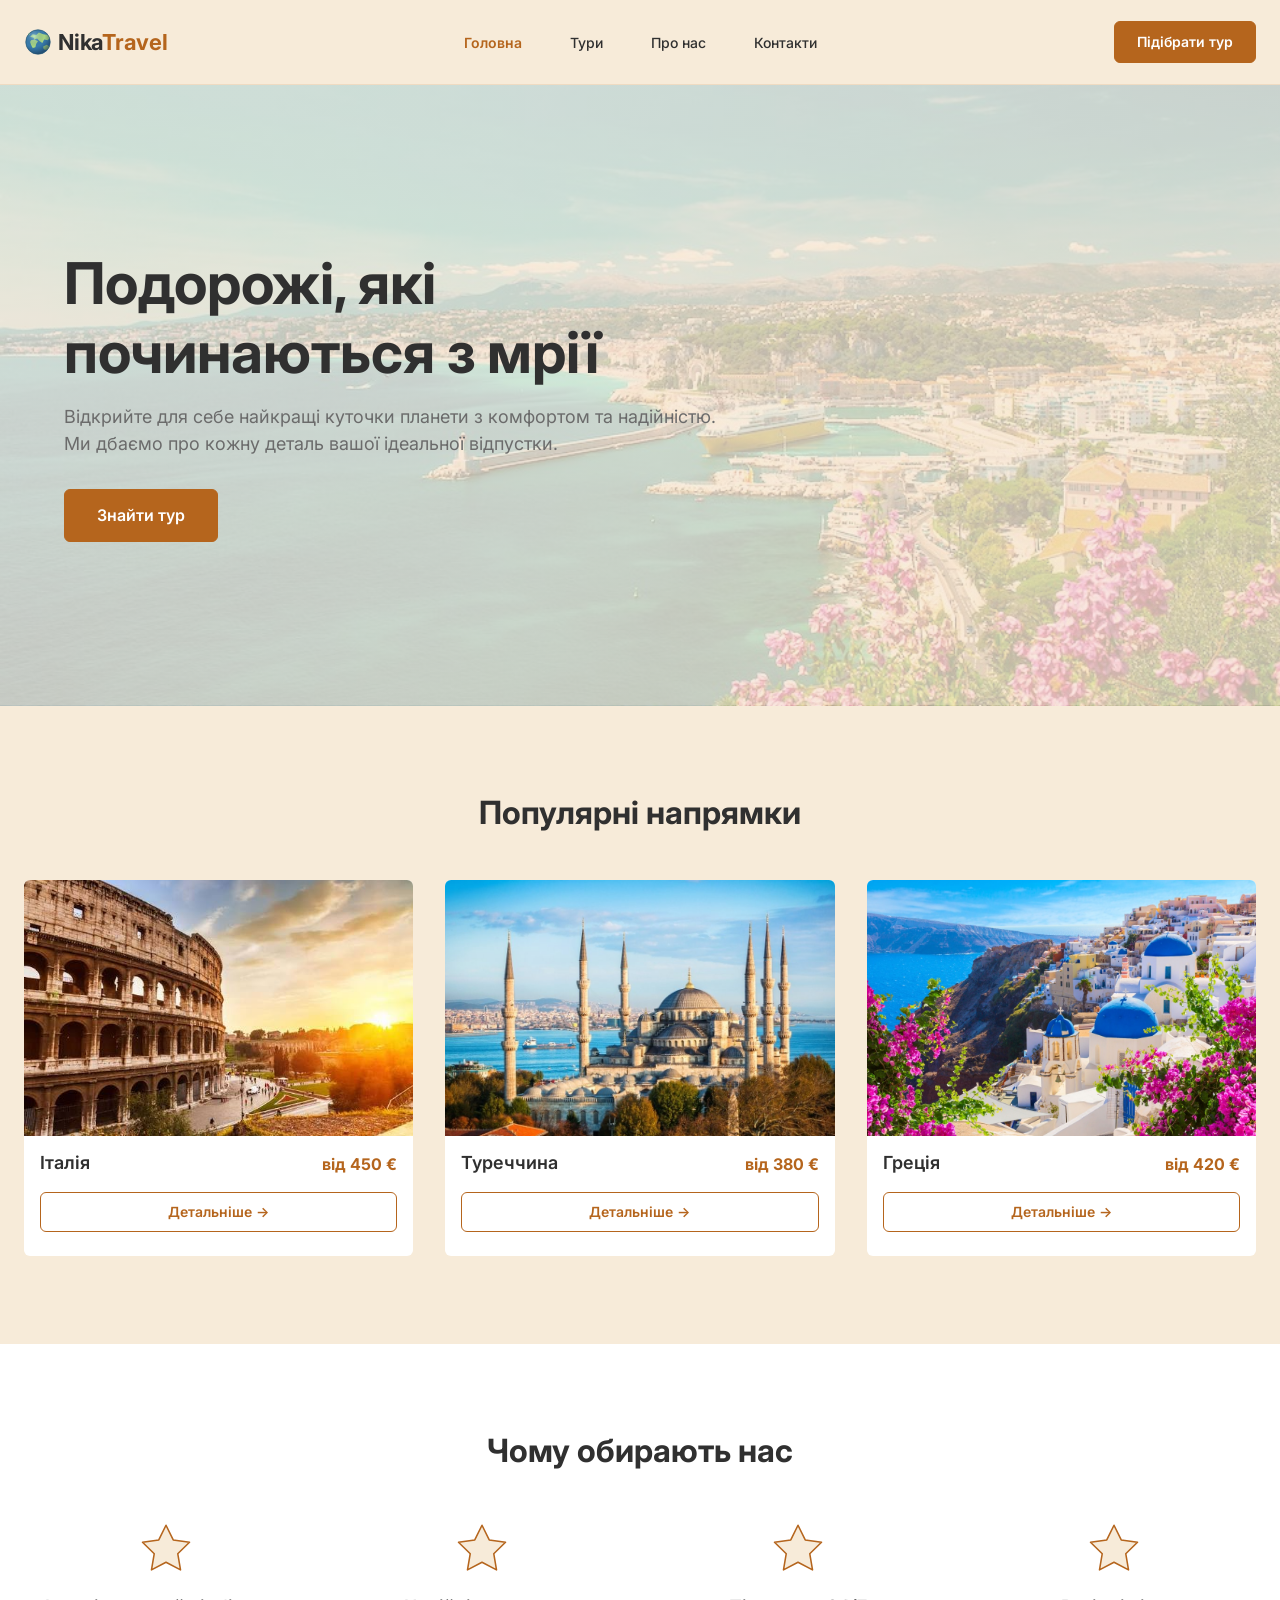
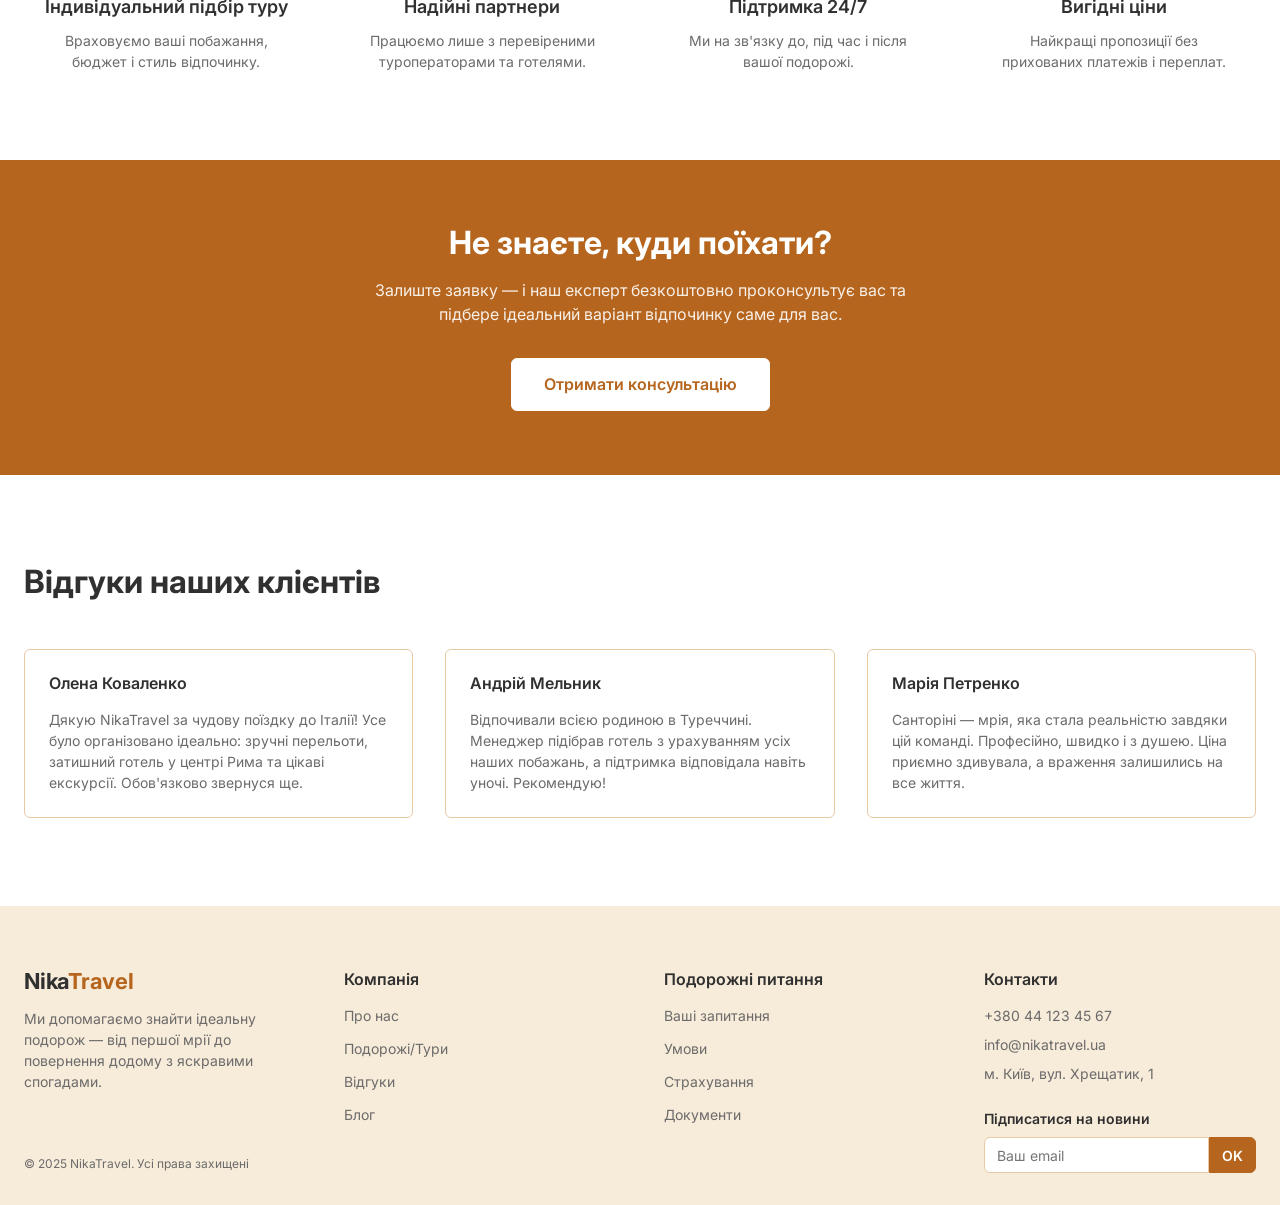
<file: index.html>
<!DOCTYPE html>
<html lang="uk">
<head>
  <meta charset="UTF-8">
  <meta name="viewport" content="width=device-width, initial-scale=1">
  <meta name="description" content="NikaTravel — туристична агенція. Індивідуальний підбір турів, надійні партнери, підтримка 24/7.">
  <title>NikaTravel — Подорожі, які починаються з мрії</title>
  <link rel="preconnect" href="https://fonts.googleapis.com">
  <link rel="preconnect" href="https://fonts.gstatic.com" crossorigin>
  <link rel="stylesheet" href="https://fonts.googleapis.com/css2?family=Inter:wght@400;500;600;700&display=swap">
  <link rel="stylesheet" href="css/reset.css">
  <link rel="stylesheet" href="css/variables.css">
  <link rel="stylesheet" href="css/base.css">
  <link rel="stylesheet" href="css/components.css">
  <link rel="stylesheet" href="css/pages.css">
  <link rel="stylesheet" href="css/mobile.css?v=7">
  <script src="js/main.js" defer></script>
</head>
<body>

  <!-- ==================== HEADER ==================== -->
  <header class="header">
    <input class="nav-toggle visually-hidden" id="nav-toggle" type="checkbox" aria-label="Відкрити меню" aria-controls="mobile-nav">
    <div class="container header__inner">
      <label class="burger" for="nav-toggle" aria-hidden="true">
        <svg class="burger__icon burger__icon--open" width="24" height="24" viewBox="0 0 24 24" fill="none" stroke="currentColor" stroke-width="2" stroke-linecap="round"><path d="M3 6h18M3 12h18M3 18h18"/></svg>
        <svg class="burger__icon burger__icon--close" width="24" height="24" viewBox="0 0 24 24" fill="none" stroke="currentColor" stroke-width="2" stroke-linecap="round"><path d="M5 5l14 14M19 5L5 19"/></svg>
      </label>
      <a href="index.html" class="logo" aria-label="NikaTravel — на головну">
        <img class="logo__globe" src="images/globe.svg" alt="" width="28" height="28">
        <span>Nika<span class="logo__accent">Travel</span></span>
      </a>
      <nav class="nav" aria-label="Головна навігація">
        <ul class="nav__list">
          <li><a class="nav__link nav__link--active" href="index.html" aria-current="page">Головна</a></li>
          <li><a class="nav__link" href="tours.html">Тури</a></li>
          <li><a class="nav__link" href="about.html">Про нас</a></li>
          <li><a class="nav__link" href="contacts.html">Контакти</a></li>
        </ul>
      </nav>
      <a href="contacts.html" class="btn btn--primary header__cta">Підібрати тур</a>
    </div>
    <nav class="mobile-nav" id="mobile-nav" aria-label="Мобільна навігація">
      <ul class="mobile-nav__list">
        <li><a class="mobile-nav__link mobile-nav__link--active" href="index.html" aria-current="page">Головна</a></li>
        <li><a class="mobile-nav__link" href="tours.html">Тури</a></li>
        <li><a class="mobile-nav__link" href="about.html">Про нас</a></li>
        <li><a class="mobile-nav__link" href="contacts.html">Контакти</a></li>
      </ul>
    </nav>
  </header>


  <main>

    <!-- ==================== HERO ==================== -->
    <section class="hero" aria-labelledby="hero-title">
      <div class="container">
        <div class="hero__content">
          <h1 class="hero__title" id="hero-title">Подорожі, які<br class="hero__title-break"> <span class="hero__title-line">починаються з<br class="hero__title-phone-break"> мрії</span></h1>
          <p class="hero__text">Відкрийте для себе найкращі куточки планети з комфортом та надійністю. Ми дбаємо про кожну деталь вашої ідеальної відпустки.</p>
          <a href="tours.html" class="btn btn--primary btn--lg">Знайти тур</a>
        </div>
      </div>
    </section>

    <!-- ==================== ПОПУЛЯРНІ НАПРЯМКИ ==================== -->
    <section class="section section--cream popular-destinations" aria-labelledby="popular-title">
      <div class="container">
        <h2 class="section__title" id="popular-title">Популярні напрямки</h2>
        <div class="tour-grid">

          <article class="tour-card">
            <figure class="tour-card__media">
              <img class="tour-card__img" src="images/rome.jpg" alt="Колізей у Римі на тлі блакитного неба" width="379" height="170" loading="lazy">
            </figure>
            <div class="tour-card__body">
              <div class="tour-card__head">
                <h3 class="tour-card__title">Італія</h3>
                <p class="tour-card__price">від 450 €</p>
              </div>
              <a href="tours.html?country=it" class="btn btn--outline btn--block tour-card__btn">Детальніше →</a>
            </div>
          </article>

          <article class="tour-card">
            <figure class="tour-card__media">
              <img class="tour-card__img" src="images/turkey.jpg" alt="Блакитна мечеть у Стамбулі" width="379" height="170" loading="lazy">
            </figure>
            <div class="tour-card__body">
              <div class="tour-card__head">
                <h3 class="tour-card__title">Туреччина</h3>
                <p class="tour-card__price">від 380 €</p>
              </div>
              <a href="tours.html?country=tr" class="btn btn--outline btn--block tour-card__btn">Детальніше →</a>
            </div>
          </article>

          <article class="tour-card">
            <figure class="tour-card__media">
              <img class="tour-card__img" src="images/santorini.jpg" alt="Білі будиночки та сині куполи Санторіні" width="379" height="170" loading="lazy">
            </figure>
            <div class="tour-card__body">
              <div class="tour-card__head">
                <h3 class="tour-card__title">Греція</h3>
                <p class="tour-card__price">від 420 €</p>
              </div>
              <a href="tours.html?country=gr" class="btn btn--outline btn--block tour-card__btn">Детальніше →</a>
            </div>
          </article>

        </div>
      </div>
    </section>

    <!-- ==================== ЧОМУ ОБИРАЮТЬ НАС ==================== -->
    <section class="section" aria-labelledby="why-title">
      <div class="container">
        <h2 class="section__title" id="why-title">Чому обирають нас</h2>
        <ul class="features">
          <li class="feature">
            <span class="feature__icon" aria-hidden="true">
              <svg width="28" height="28" viewBox="0 0 24 24" fill="none" stroke="currentColor" stroke-width="1.6" stroke-linejoin="round"><path d="M12 2.8l2.8 5.7 6.3.9-4.55 4.43 1.07 6.27L12 17.14l-5.62 2.96 1.07-6.27L2.9 9.4l6.3-.9L12 2.8z"/></svg>
            </span>
            <h3 class="feature__title">Індивідуальний підбір туру</h3>
            <p class="feature__text">Враховуємо ваші побажання, бюджет і стиль відпочинку.</p>
          </li>
          <li class="feature">
            <span class="feature__icon" aria-hidden="true">
              <svg width="28" height="28" viewBox="0 0 24 24" fill="none" stroke="currentColor" stroke-width="1.6" stroke-linejoin="round"><path d="M12 2.8l2.8 5.7 6.3.9-4.55 4.43 1.07 6.27L12 17.14l-5.62 2.96 1.07-6.27L2.9 9.4l6.3-.9L12 2.8z"/></svg>
            </span>
            <h3 class="feature__title">Надійні партнери</h3>
            <p class="feature__text">Працюємо лише з перевіреними туроператорами та готелями.</p>
          </li>
          <li class="feature">
            <span class="feature__icon" aria-hidden="true">
              <svg width="28" height="28" viewBox="0 0 24 24" fill="none" stroke="currentColor" stroke-width="1.6" stroke-linejoin="round"><path d="M12 2.8l2.8 5.7 6.3.9-4.55 4.43 1.07 6.27L12 17.14l-5.62 2.96 1.07-6.27L2.9 9.4l6.3-.9L12 2.8z"/></svg>
            </span>
            <h3 class="feature__title">Підтримка 24/7</h3>
            <p class="feature__text">Ми на зв'язку до, під час і після вашої подорожі.</p>
          </li>
          <li class="feature">
            <span class="feature__icon" aria-hidden="true">
              <svg width="28" height="28" viewBox="0 0 24 24" fill="none" stroke="currentColor" stroke-width="1.6" stroke-linejoin="round"><path d="M12 2.8l2.8 5.7 6.3.9-4.55 4.43 1.07 6.27L12 17.14l-5.62 2.96 1.07-6.27L2.9 9.4l6.3-.9L12 2.8z"/></svg>
            </span>
            <h3 class="feature__title">Вигідні ціни</h3>
            <p class="feature__text">Найкращі пропозиції без прихованих платежів і переплат.</p>
          </li>
        </ul>
      </div>
    </section>

    <!-- ==================== CTA ==================== -->
    <section class="cta" aria-labelledby="cta-title">
      <div class="container">
        <h2 class="cta__title" id="cta-title">Не знаєте, куди поїхати?</h2>
        <p class="cta__text">Залиште заявку — і наш експерт безкоштовно проконсультує вас та підбере ідеальний варіант відпочинку саме для вас.</p>
        <a href="contacts.html" class="btn btn--white btn--lg">Отримати консультацію</a>
      </div>
    </section>

    <!-- ==================== ВІДГУКИ ==================== -->
    <section class="section" aria-labelledby="reviews-title">
      <div class="container">
        <h2 class="section__title" id="reviews-title">Відгуки наших клієнтів</h2>
        <div class="reviews">

          <article class="review">
            <header class="review__head">
              <div>
                <h3 class="review__name">Олена Коваленко</h3>
              </div>
            </header>
            <p class="review__text">Дякую NikaTravel за чудову поїздку до Італії! Усе було організовано ідеально: зручні перельоти, затишний готель у центрі Рима та цікаві екскурсії. Обов'язково звернуся ще.</p>
          </article>

          <article class="review">
            <header class="review__head">
              <div>
                <h3 class="review__name">Андрій Мельник</h3>
              </div>
            </header>
            <p class="review__text">Відпочивали всією родиною в Туреччині. Менеджер підібрав готель з урахуванням усіх наших побажань, а підтримка відповідала навіть уночі. Рекомендую!</p>
          </article>

          <article class="review">
            <header class="review__head">
              <div>
                <h3 class="review__name">Марія Петренко</h3>
              </div>
            </header>
            <p class="review__text">Санторіні — мрія, яка стала реальністю завдяки цій команді. Професійно, швидко і з душею. Ціна приємно здивувала, а враження залишились на все життя.</p>
          </article>

        </div>
      </div>
    </section>

  </main>

  <!-- ==================== FOOTER ==================== -->
  <footer class="footer">
    <div class="container footer__grid">
      <div class="footer__about">
        <a href="index.html" class="logo" aria-label="NikaTravel — на головну">Nika<span class="logo__accent">Travel</span></a>
        <p class="footer__text">Ми допомагаємо знайти ідеальну подорож — від першої мрії до повернення додому з яскравими спогадами.</p>
        <p class="footer__copy">© 2025 NikaTravel. Усі права захищені</p>
      </div>
      <nav aria-label="Компанія">
        <h2 class="footer__title">Компанія</h2>
        <ul class="footer__list">
          <li><a class="footer__link" href="about.html">Про нас</a></li>
          <li><a class="footer__link" href="tours.html">Подорожі/Тури</a></li>
          <li><a class="footer__link" href="index.html#reviews-title">Відгуки</a></li>
          <li><a class="footer__link" href="#">Блог</a></li>
        </ul>
      </nav>
      <nav aria-label="Подорожні питання">
        <h2 class="footer__title">Подорожні питання</h2>
        <ul class="footer__list">
          <li><a class="footer__link" href="#">Ваші запитання</a></li>
          <li><a class="footer__link" href="#">Умови</a></li>
          <li><a class="footer__link" href="#">Страхування</a></li>
          <li><a class="footer__link" href="#">Документи</a></li>
        </ul>
      </nav>
      <div>
        <h2 class="footer__title">Контакти</h2>
        <address class="footer__contacts">
          <a class="footer__link" href="tel:+380441234567">+380 44 123 45 67</a>
          <a class="footer__link" href="mailto:info@nikatravel.ua">info@nikatravel.ua</a>
          <span>м. Київ, вул. Хрещатик, 1</span>
        </address>
        <form class="footer__subscribe" id="subscribe-form" action="#" method="post" novalidate>
          <p class="footer__subscribe-title">Підписатися на новини</p>
          <div class="subscribe">
            <label class="visually-hidden" for="subscribe-email">Ваш email</label>
            <input class="subscribe__input" id="subscribe-email" type="email" name="email" placeholder="Ваш email" autocomplete="email" required>
            <button class="btn btn--primary subscribe__btn" type="submit">OK</button>
          </div>
        </form>
      </div>
    </div>
  </footer>

</body>
</html>
</file>
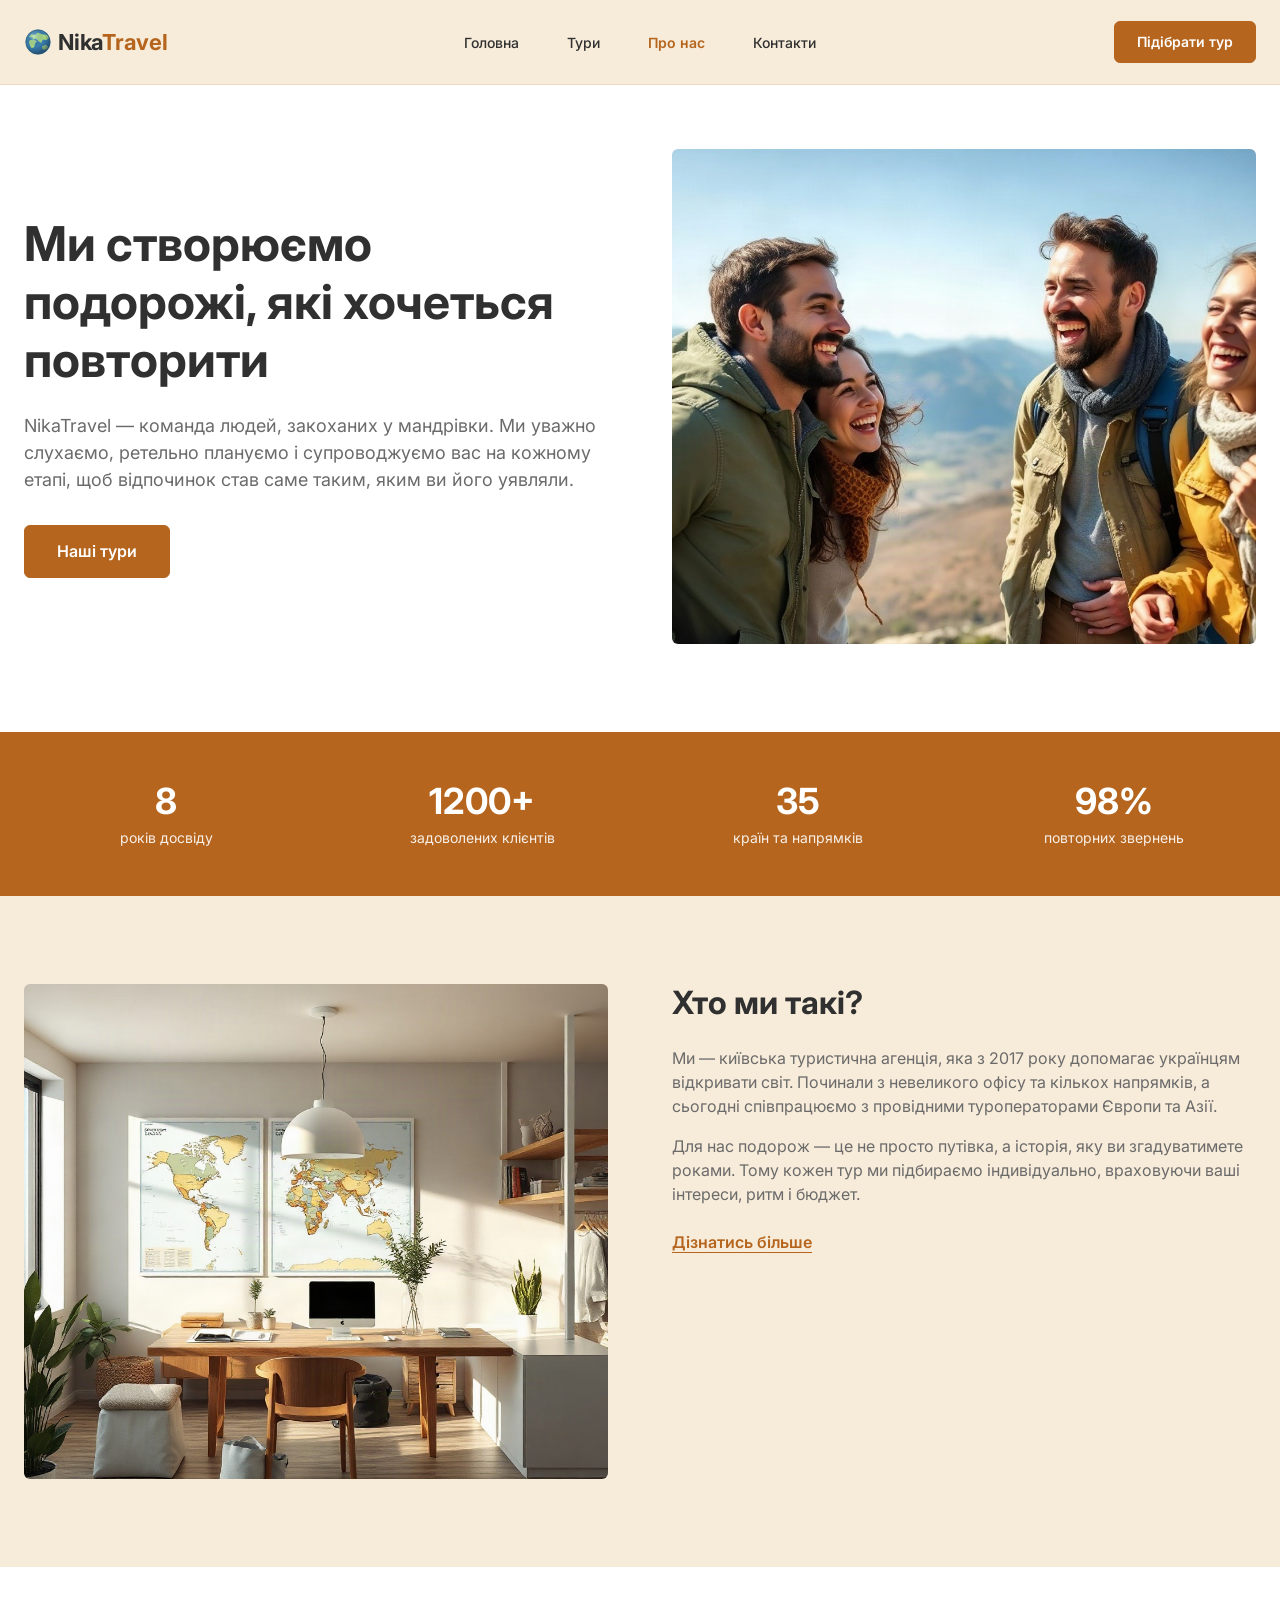
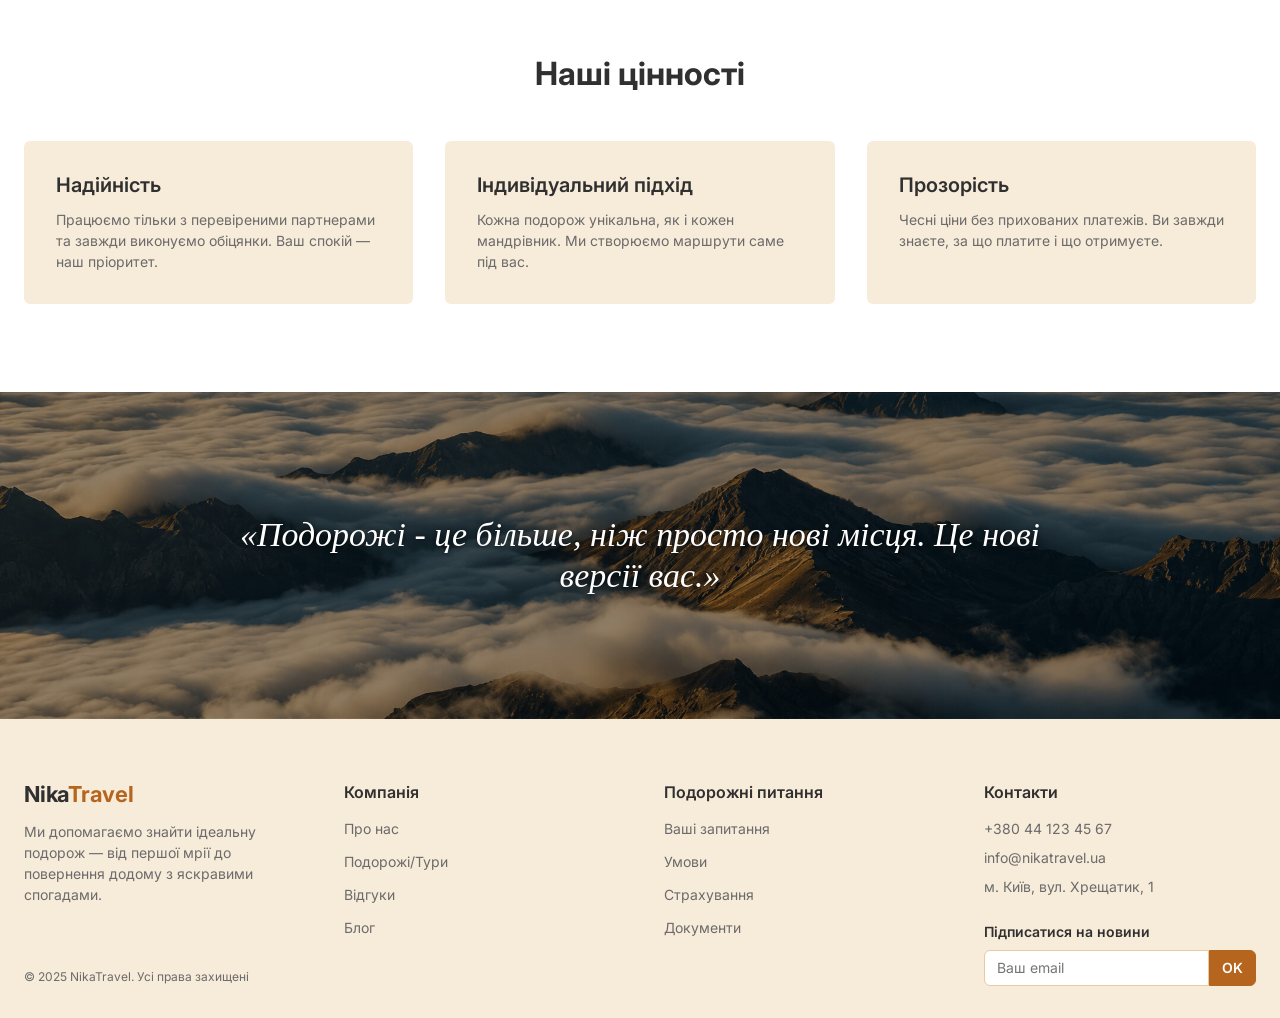
<file: about.html>
<!DOCTYPE html>
<html lang="uk">
<head>
  <meta charset="UTF-8">
  <meta name="viewport" content="width=device-width, initial-scale=1">
  <meta name="description" content="NikaTravel — команда, що створює подорожі, які хочеться повторити. 8 років досвіду, 1200+ клієнтів.">
  <title>Про нас — NikaTravel</title>
  <link rel="preconnect" href="https://fonts.googleapis.com">
  <link rel="preconnect" href="https://fonts.gstatic.com" crossorigin>
  <link rel="stylesheet" href="https://fonts.googleapis.com/css2?family=Inter:wght@400;500;600;700&display=swap">
  <link rel="stylesheet" href="css/reset.css">
  <link rel="stylesheet" href="css/variables.css">
  <link rel="stylesheet" href="css/base.css">
  <link rel="stylesheet" href="css/components.css">
  <link rel="stylesheet" href="css/pages.css">
  <link rel="stylesheet" href="css/mobile.css">
  <script src="js/main.js" defer></script>
</head>
<body>

  <!-- ==================== HEADER ==================== -->
  <header class="header">
    <input class="nav-toggle visually-hidden" id="nav-toggle" type="checkbox" aria-label="Відкрити меню" aria-controls="mobile-nav">
    <div class="container header__inner">
      <label class="burger" for="nav-toggle" aria-hidden="true">
        <svg class="burger__icon burger__icon--open" width="24" height="24" viewBox="0 0 24 24" fill="none" stroke="currentColor" stroke-width="2" stroke-linecap="round"><path d="M3 6h18M3 12h18M3 18h18"/></svg>
        <svg class="burger__icon burger__icon--close" width="24" height="24" viewBox="0 0 24 24" fill="none" stroke="currentColor" stroke-width="2" stroke-linecap="round"><path d="M5 5l14 14M19 5L5 19"/></svg>
      </label>
      <a href="index.html" class="logo" aria-label="NikaTravel — на головну">
        <img class="logo__globe" src="images/globe.svg" alt="" width="28" height="28">
        <span>Nika<span class="logo__accent">Travel</span></span>
      </a>
      <nav class="nav" aria-label="Головна навігація">
        <ul class="nav__list">
          <li><a class="nav__link" href="index.html">Головна</a></li>
          <li><a class="nav__link" href="tours.html">Тури</a></li>
          <li><a class="nav__link nav__link--active" href="about.html" aria-current="page">Про нас</a></li>
          <li><a class="nav__link" href="contacts.html">Контакти</a></li>
        </ul>
      </nav>
      <a href="contacts.html" class="btn btn--primary header__cta">Підібрати тур</a>
    </div>
    <nav class="mobile-nav" id="mobile-nav" aria-label="Мобільна навігація">
      <ul class="mobile-nav__list">
        <li><a class="mobile-nav__link" href="index.html">Головна</a></li>
        <li><a class="mobile-nav__link" href="tours.html">Тури</a></li>
        <li><a class="mobile-nav__link mobile-nav__link--active" href="about.html" aria-current="page">Про нас</a></li>
        <li><a class="mobile-nav__link" href="contacts.html">Контакти</a></li>
      </ul>
    </nav>
  </header>
  <main>

    <!-- ==================== HERO ==================== -->
    <section class="about-hero" aria-labelledby="about-title">
      <div class="container about-hero__inner">
        <div class="about-hero__content">
          <h1 class="about-hero__title" id="about-title">Ми створюємо подорожі, які хочеться повторити</h1>
          <p class="about-hero__text">NikaTravel — команда людей, закоханих у мандрівки. Ми уважно слухаємо, ретельно плануємо і супроводжуємо вас на кожному етапі, щоб відпочинок став саме таким, яким ви його уявляли.</p>
          <a href="tours.html" class="btn btn--primary btn--lg">Наші тури</a>
        </div>
        <figure class="about-hero__media">
          <img class="about-hero__img" src="images/travelers.jpg" alt="Усміхнені друзі-мандрівники з рюкзаками на тлі гір" width="568" height="400">
        </figure>
      </div>
    </section>

    <!-- ==================== СТАТИСТИКА ==================== -->
    <section class="stats" aria-label="NikaTravel у цифрах">
      <div class="container">
        <ul class="stats__list">
          <li class="stats__item"><span class="stats__value">8</span><span class="stats__label">років досвіду</span></li>
          <li class="stats__item"><span class="stats__value">1200+</span><span class="stats__label">задоволених клієнтів</span></li>
          <li class="stats__item"><span class="stats__value">35</span><span class="stats__label">країн та напрямків</span></li>
          <li class="stats__item"><span class="stats__value">98%</span><span class="stats__label">повторних звернень</span></li>
        </ul>
      </div>
    </section>

    <!-- ==================== ХТО МИ ТАКІ ==================== -->
    <section class="section section--cream" aria-labelledby="who-title">
      <div class="container about-who__inner">
        <figure class="about-who__media">
          <img class="about-who__img" src="images/office.png" alt="Світлий затишний офіс NikaTravel" width="568" height="400" loading="lazy">
        </figure>
        <div class="about-who__content">
          <h2 class="about-who__title" id="who-title">Хто ми такі?</h2>
          <p class="about-who__text">Ми — київська туристична агенція, яка з 2017 року допомагає українцям відкривати світ. Починали з невеликого офісу та кількох напрямків, а сьогодні співпрацюємо з провідними туроператорами Європи та Азії.</p>
          <p class="about-who__text">Для нас подорож — це не просто путівка, а історія, яку ви згадуватимете роками. Тому кожен тур ми підбираємо індивідуально, враховуючи ваші інтереси, ритм і бюджет.</p>

          <input class="about-who__toggle visually-hidden" id="about-more" type="checkbox">
          <div class="about-who__more" id="about-more-text">
            <p class="about-who__text">Наші менеджери особисто відвідують готелі та курорти, які пропонують клієнтам. Ми знаємо, де найкращі пляжі, які екскурсії варті уваги та як уникнути туристичних пасток.</p>
            <p class="about-who__text">Ми беремо на себе всі організаційні питання: бронювання, страхування, трансфери, візову підтримку. Вам залишається лише пакувати валізу та насолоджуватися.</p>
            <p class="about-who__text">Понад 1200 клієнтів уже довірили нам свій відпочинок, і більшість з них повертаються знову. Це найкраща оцінка нашої роботи.</p>
          </div>
          <label class="about-who__label link" for="about-more" aria-controls="about-more-text">
            <span class="about-who__label-more">Дізнатись більше</span>
            <span class="about-who__label-less">Згорнути</span>
          </label>
        </div>
      </div>
    </section>

    <!-- ==================== НАШІ ЦІННОСТІ ==================== -->
    <section class="section" aria-labelledby="values-title">
      <div class="container">
        <h2 class="section__title" id="values-title">Наші цінності</h2>
        <div class="values">
          <article class="value-card">
              <h3 class="value-card__title">Надійність</h3>
            <p class="value-card__text">Працюємо тільки з перевіреними партнерами та завжди виконуємо обіцянки. Ваш спокій — наш пріоритет.</p>
          </article>
          <article class="value-card">
              <h3 class="value-card__title">Індивідуальний підхід</h3>
            <p class="value-card__text">Кожна подорож унікальна, як і кожен мандрівник. Ми створюємо маршрути саме під вас.</p>
          </article>
          <article class="value-card">
              <h3 class="value-card__title">Прозорість</h3>
            <p class="value-card__text">Чесні ціни без прихованих платежів. Ви завжди знаєте, за що платите і що отримуєте.</p>
          </article>
        </div>
      </div>
    </section>

    <!-- ==================== ЦИТАТА ==================== -->
    <section class="quote-banner" aria-label="Цитата">
      <blockquote class="container">
        <p>«Подорожі - це більше, ніж просто нові місця. Це нові версії вас.»</p>
      </blockquote>
    </section>

  </main>

  <!-- ==================== FOOTER ==================== -->
  <footer class="footer">
    <div class="container footer__grid">
      <div class="footer__about">
        <a href="index.html" class="logo" aria-label="NikaTravel — на головну">Nika<span class="logo__accent">Travel</span></a>
        <p class="footer__text">Ми допомагаємо знайти ідеальну подорож — від першої мрії до повернення додому з яскравими спогадами.</p>
        <p class="footer__copy">© 2025 NikaTravel. Усі права захищені</p>
      </div>
      <nav aria-label="Компанія">
        <h2 class="footer__title">Компанія</h2>
        <ul class="footer__list">
          <li><a class="footer__link" href="about.html">Про нас</a></li>
          <li><a class="footer__link" href="tours.html">Подорожі/Тури</a></li>
          <li><a class="footer__link" href="index.html#reviews-title">Відгуки</a></li>
          <li><a class="footer__link" href="#">Блог</a></li>
        </ul>
      </nav>
      <nav aria-label="Подорожні питання">
        <h2 class="footer__title">Подорожні питання</h2>
        <ul class="footer__list">
          <li><a class="footer__link" href="#">Ваші запитання</a></li>
          <li><a class="footer__link" href="#">Умови</a></li>
          <li><a class="footer__link" href="#">Страхування</a></li>
          <li><a class="footer__link" href="#">Документи</a></li>
        </ul>
      </nav>
      <div>
        <h2 class="footer__title">Контакти</h2>
        <address class="footer__contacts">
          <a class="footer__link" href="tel:+380441234567">+380 44 123 45 67</a>
          <a class="footer__link" href="mailto:info@nikatravel.ua">info@nikatravel.ua</a>
          <span>м. Київ, вул. Хрещатик, 1</span>
        </address>
        <form class="footer__subscribe" id="subscribe-form" action="#" method="post" novalidate>
          <p class="footer__subscribe-title">Підписатися на новини</p>
          <div class="subscribe">
            <label class="visually-hidden" for="subscribe-email">Ваш email</label>
            <input class="subscribe__input" id="subscribe-email" type="email" name="email" placeholder="Ваш email" autocomplete="email" required>
            <button class="btn btn--primary subscribe__btn" type="submit">OK</button>
          </div>
        </form>
      </div>
    </div>
  </footer>

</body>
</html>
</file>
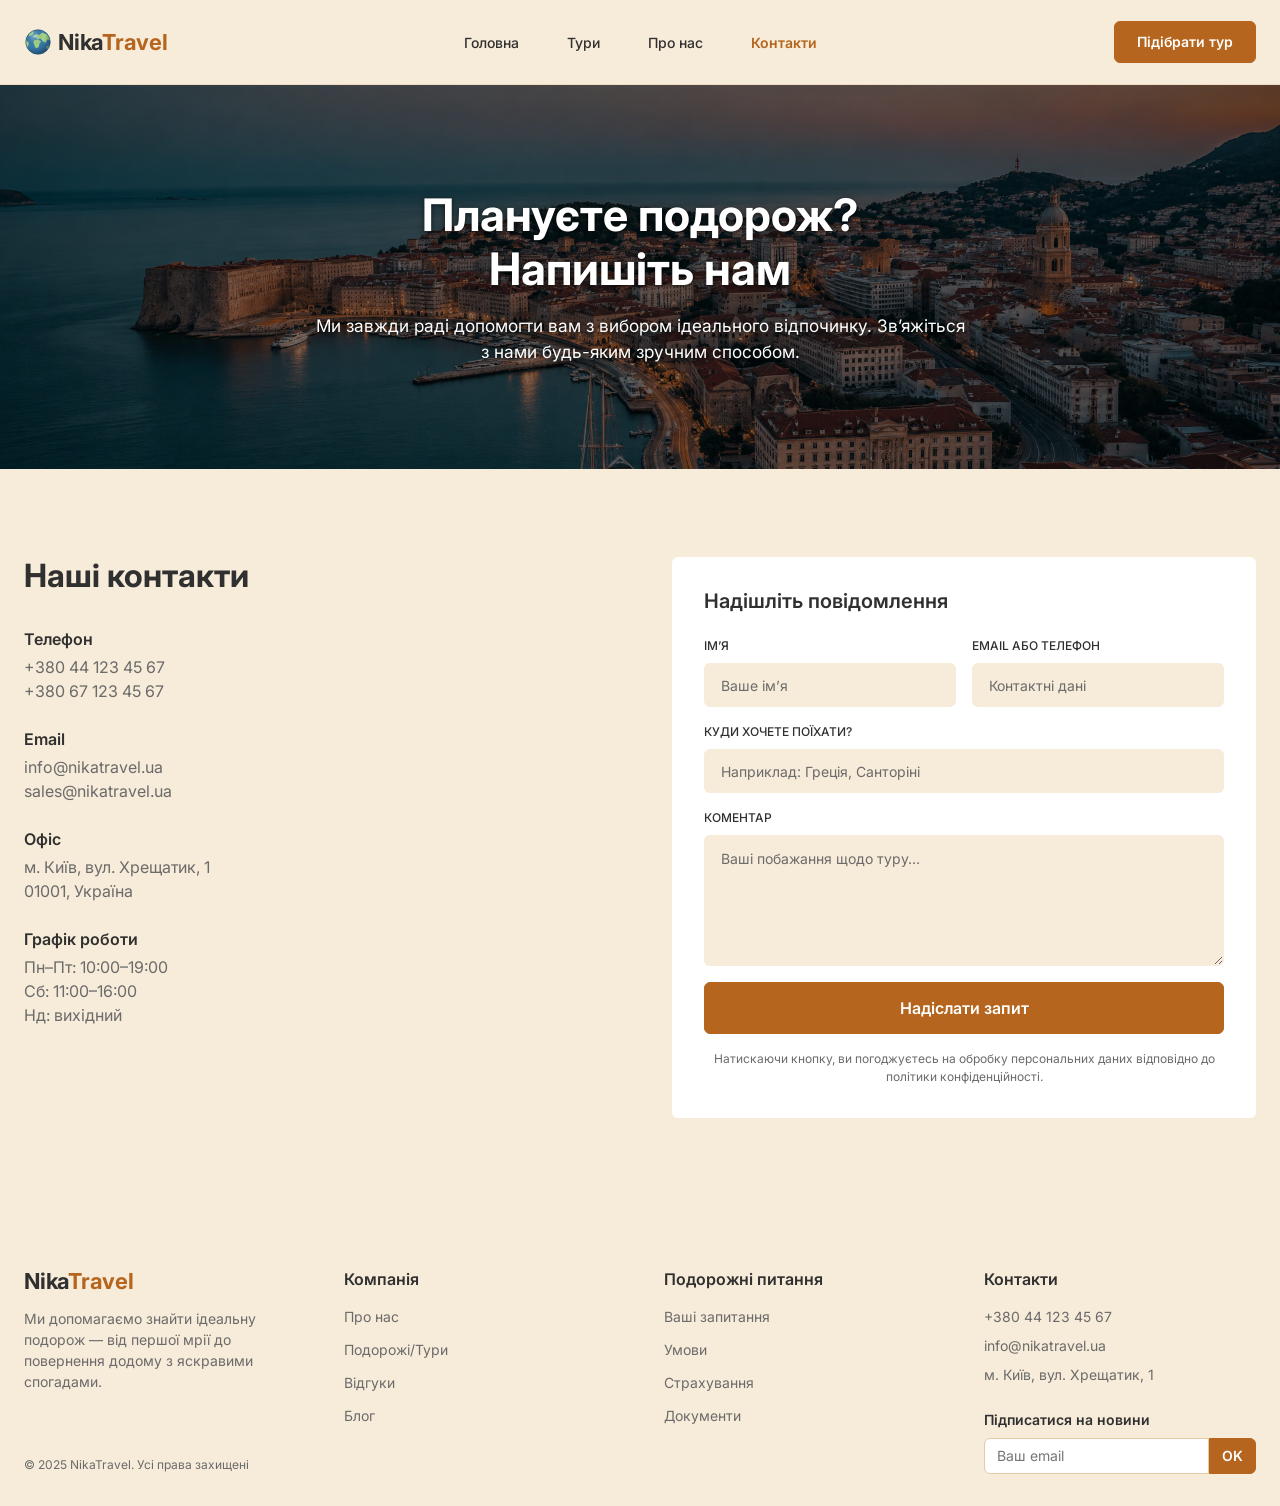
<file: contacts.html>
<!DOCTYPE html>
<html lang="uk">
<head>
  <meta charset="UTF-8">
  <meta name="viewport" content="width=device-width, initial-scale=1">
  <meta name="description" content="Контакти NikaTravel: телефон, email, адреса офісу в Києві та форма зворотного зв'язку.">
  <title>Контакти — NikaTravel</title>
  <link rel="preconnect" href="https://fonts.googleapis.com">
  <link rel="preconnect" href="https://fonts.gstatic.com" crossorigin>
  <link rel="stylesheet" href="https://fonts.googleapis.com/css2?family=Inter:wght@400;500;600;700&display=swap">
  <link rel="stylesheet" href="css/reset.css">
  <link rel="stylesheet" href="css/variables.css">
  <link rel="stylesheet" href="css/base.css">
  <link rel="stylesheet" href="css/components.css">
  <link rel="stylesheet" href="css/pages.css">
  <link rel="stylesheet" href="css/mobile.css">
  <script src="js/main.js" defer></script>
</head>
<body>

  <!-- ==================== HEADER ==================== -->
  <header class="header">
    <input class="nav-toggle visually-hidden" id="nav-toggle" type="checkbox" aria-label="Відкрити меню" aria-controls="mobile-nav">
    <div class="container header__inner">
      <label class="burger" for="nav-toggle" aria-hidden="true">
        <svg class="burger__icon burger__icon--open" width="24" height="24" viewBox="0 0 24 24" fill="none" stroke="currentColor" stroke-width="2" stroke-linecap="round"><path d="M3 6h18M3 12h18M3 18h18"/></svg>
        <svg class="burger__icon burger__icon--close" width="24" height="24" viewBox="0 0 24 24" fill="none" stroke="currentColor" stroke-width="2" stroke-linecap="round"><path d="M5 5l14 14M19 5L5 19"/></svg>
      </label>
      <a href="index.html" class="logo" aria-label="NikaTravel — на головну">
        <img class="logo__globe" src="images/globe.svg" alt="" width="28" height="28">
        <span>Nika<span class="logo__accent">Travel</span></span>
      </a>
      <nav class="nav" aria-label="Головна навігація">
        <ul class="nav__list">
          <li><a class="nav__link" href="index.html">Головна</a></li>
          <li><a class="nav__link" href="tours.html">Тури</a></li>
          <li><a class="nav__link" href="about.html">Про нас</a></li>
          <li><a class="nav__link nav__link--active" href="contacts.html" aria-current="page">Контакти</a></li>
        </ul>
      </nav>
      <a href="contacts.html" class="btn btn--primary header__cta">Підібрати тур</a>
    </div>
    <nav class="mobile-nav" id="mobile-nav" aria-label="Мобільна навігація">
      <ul class="mobile-nav__list">
        <li><a class="mobile-nav__link" href="index.html">Головна</a></li>
        <li><a class="mobile-nav__link" href="tours.html">Тури</a></li>
        <li><a class="mobile-nav__link" href="about.html">Про нас</a></li>
        <li><a class="mobile-nav__link mobile-nav__link--active" href="contacts.html" aria-current="page">Контакти</a></li>
      </ul>
    </nav>
  </header>


  <main>

    <!-- ==================== HERO ==================== -->
    <section class="contacts-hero" aria-labelledby="contacts-title">
      <div class="container">
        <h1 id="contacts-title">Плануєте подорож? Напишіть нам</h1>
        <p>Ми завжди раді допомогти вам з вибором ідеального відпочинку. Зв’яжіться з нами будь-яким зручним способом.</p>
      </div>
    </section>

    <!-- ==================== КОНТАКТИ + ФОРМА ==================== -->
    <section class="section section--cream" aria-label="Контактна інформація та форма зворотного зв'язку">
      <div class="container contacts__inner">

        <div class="contacts__info">
          <h2 class="contacts__title">Наші контакти</h2>
          <address>
            <ul class="contact-list">
              <li class="contact-list__item">
                <div>
                  <p class="contact-list__label">Телефон</p>
                  <a class="contact-list__value" href="tel:+380441234567">+380 44 123 45 67</a>
                  <a class="contact-list__value" href="tel:+380671234567">+380 67 123 45 67</a>
                </div>
              </li>
              <li class="contact-list__item">
                <div>
                  <p class="contact-list__label">Email</p>
                  <a class="contact-list__value" href="mailto:info@nikatravel.ua">info@nikatravel.ua</a>
                  <a class="contact-list__value" href="mailto:sales@nikatravel.ua">sales@nikatravel.ua</a>
                </div>
              </li>
              <li class="contact-list__item">
                <div>
                  <p class="contact-list__label">Офіс</p>
                  <span class="contact-list__value">м. Київ, вул. Хрещатик, 1<br>01001, Україна</span>
                </div>
              </li>
              <li class="contact-list__item">
                <div>
                  <p class="contact-list__label">Графік роботи</p>
                  <span class="contact-list__value">Пн–Пт: 10:00–19:00</span>
                  <span class="contact-list__value">Сб: 11:00–16:00</span>
                  <span class="contact-list__value">Нд: вихідний</span>
                </div>
              </li>
            </ul>
          </address>
        </div>

        <div class="contact-form">
          <h3 class="contact-form__title">Надішліть повідомлення</h3>
          <form class="form" id="contact-form" action="#" method="post" novalidate>
            <div class="form__row">
              <div class="form__field">
                <label class="form__label" for="contact-name">Ім’я</label>
                <input class="form__input" id="contact-name" type="text" name="name" placeholder="Ваше ім’я" autocomplete="name" required minlength="2" maxlength="50" data-rule="name">
              </div>
              <div class="form__field">
                <label class="form__label" for="contact-method">Email або телефон</label>
                <input class="form__input" id="contact-method" type="text" name="contact" placeholder="Контактні дані" required maxlength="100" data-rule="contact">
              </div>
            </div>
            <div class="form__field">
              <label class="form__label" for="contact-destination">Куди хочете поїхати?</label>
              <input class="form__input" id="contact-destination" type="text" name="destination" placeholder="Наприклад: Греція, Санторіні" maxlength="100">
            </div>
            <div class="form__field">
              <label class="form__label" for="contact-message">Коментар</label>
              <textarea class="form__input form__input--textarea" id="contact-message" name="message" rows="5" placeholder="Ваші побажання щодо туру…" maxlength="1000"></textarea>
            </div>
            <button class="btn btn--primary btn--block btn--lg" type="submit">Надіслати запит</button>
            <p class="form__note">Натискаючи кнопку, ви погоджуєтесь на обробку персональних даних відповідно до політики конфіденційності.</p>
          </form>
        </div>

      </div>
    </section>

  </main>

  <!-- ==================== FOOTER ==================== -->
  <footer class="footer">
    <div class="container footer__grid">
      <div class="footer__about">
        <a href="index.html" class="logo" aria-label="NikaTravel — на головну">Nika<span class="logo__accent">Travel</span></a>
        <p class="footer__text">Ми допомагаємо знайти ідеальну подорож — від першої мрії до повернення додому з яскравими спогадами.</p>
        <p class="footer__copy">© 2025 NikaTravel. Усі права захищені</p>
      </div>
      <nav aria-label="Компанія">
        <h2 class="footer__title">Компанія</h2>
        <ul class="footer__list">
          <li><a class="footer__link" href="about.html">Про нас</a></li>
          <li><a class="footer__link" href="tours.html">Подорожі/Тури</a></li>
          <li><a class="footer__link" href="index.html#reviews-title">Відгуки</a></li>
          <li><a class="footer__link" href="#">Блог</a></li>
        </ul>
      </nav>
      <nav aria-label="Подорожні питання">
        <h2 class="footer__title">Подорожні питання</h2>
        <ul class="footer__list">
          <li><a class="footer__link" href="#">Ваші запитання</a></li>
          <li><a class="footer__link" href="#">Умови</a></li>
          <li><a class="footer__link" href="#">Страхування</a></li>
          <li><a class="footer__link" href="#">Документи</a></li>
        </ul>
      </nav>
      <div>
        <h2 class="footer__title">Контакти</h2>
        <address class="footer__contacts">
          <a class="footer__link" href="tel:+380441234567">+380 44 123 45 67</a>
          <a class="footer__link" href="mailto:info@nikatravel.ua">info@nikatravel.ua</a>
          <span>м. Київ, вул. Хрещатик, 1</span>
        </address>
        <form class="footer__subscribe" id="subscribe-form" action="#" method="post" novalidate>
          <p class="footer__subscribe-title">Підписатися на новини</p>
          <div class="subscribe">
            <label class="visually-hidden" for="subscribe-email">Ваш email</label>
            <input class="subscribe__input" id="subscribe-email" type="email" name="email" placeholder="Ваш email" autocomplete="email" required>
            <button class="btn btn--primary subscribe__btn" type="submit">OK</button>
          </div>
        </form>
      </div>
    </div>
  </footer>

</body>
</html>
</file>
<file: css/variables.css>
/* ==========================================================================
   VARIABLES — дизайн-система NikaTravel
   ========================================================================== */

:root {
  /* ---------- Кольори ---------- */
  --color-primary: #B5651D;
  --color-primary-dark: #9C5216;
  --color-bg-cream: #F7EBD9;
  --color-white: #FFFFFF;
  --color-text: #303030;
  --color-text-muted: #6B6B6B;
  --color-border: #E8C9A6;

  /* ---------- Шрифти ---------- */
  --font-base: "Inter", sans-serif;

  --fs-h1: 48px;
  --fs-h2: 32px;
  --fs-h3: 20px;
  --fs-lg: 18px;
  --fs-base: 16px;
  --fs-sm: 14px;
  --fs-xs: 12px;

  --lh-base: 1.5;
  --lh-tight: 1.2;

  /* ---------- Відступи ---------- */
  --space-4: 4px;
  --space-8: 8px;
  --space-12: 12px;
  --space-16: 16px;
  --space-24: 24px;
  --space-32: 32px;
  --space-48: 48px;
  --space-64: 64px;
  --section-py: 88px;

  /* ---------- Інше ---------- */
  --container: 1360px;
  --header-h: 84px;
  --radius: 6px;
  --radius-sm: 6px;
  --shadow-card: 0 4px 16px rgba(0, 0, 0, .06);
  --shadow-card-hover: 0 12px 28px rgba(0, 0, 0, .12);
  --transition: .2s ease;
}
</file>
<file: css/base.css>
/* ==========================================================================
   BASE — типографіка, контейнер, секції, кнопки
   ========================================================================== */

body {
  font-family: var(--font-base);
  font-size: var(--fs-base);
  font-weight: 400;
  line-height: var(--lh-base);
  color: var(--color-text);
  background-color: var(--color-white);
}

/* ---------- Типографіка ---------- */
h1,
h2,
h3 {
  line-height: var(--lh-tight);
  color: var(--color-text);
}

h1 {
  font-size: var(--fs-h1);
  font-weight: 700;
}

h2 {
  font-size: var(--fs-h2);
  font-weight: 700;
}

h3 {
  font-size: var(--fs-h3);
  font-weight: 600;
}

p {
  font-size: var(--fs-base);
}

/* ---------- Доступність ---------- */
:focus-visible {
  outline: 2px solid var(--color-primary);
  outline-offset: 3px;
}

.visually-hidden {
  position: absolute;
  width: 1px;
  height: 1px;
  overflow: hidden;
  clip: rect(0 0 0 0);
  white-space: nowrap;
}

/* ---------- Контейнер ---------- */
.container {
  width: 100%;
  max-width: var(--container);
  padding-inline: 24px;
  margin-inline: auto;
}

/* ---------- Секції ---------- */
.section {
  padding-block: var(--section-py);
}

.section--cream {
  background-color: var(--color-bg-cream);
}

.section__title {
  margin-bottom: var(--space-48);
  text-align: center;
}

.section__subtitle {
  max-width: 640px;
  margin: calc(var(--space-16) * -2) auto var(--space-48);
  text-align: center;
  color: var(--color-text-muted);
}

/* ---------- Кнопки ---------- */
.btn {
  display: inline-flex;
  align-items: center;
  justify-content: center;
  gap: var(--space-8);
  padding: 12px 28px;
  border: 1px solid transparent;
  border-radius: var(--radius-sm);
  font-size: var(--fs-sm);
  font-weight: 600;
  line-height: 1.4;
  white-space: nowrap;
  cursor: pointer;
  transition: background-color var(--transition), color var(--transition),
    border-color var(--transition), transform var(--transition);
}

.btn--primary {
  background-color: var(--color-primary);
  border-color: var(--color-primary);
  color: var(--color-white);
}

.btn--primary:hover {
  background-color: var(--color-primary-dark);
  border-color: var(--color-primary-dark);
}

.btn--outline {
  background-color: transparent;
  border-color: var(--color-primary);
  color: var(--color-primary);
}

.btn--outline:hover {
  background-color: var(--color-primary);
  color: var(--color-white);
}

.btn--white {
  background-color: var(--color-white);
  border-color: var(--color-white);
  color: var(--color-primary);
}

.btn--white:hover {
  background-color: var(--color-bg-cream);
  border-color: var(--color-bg-cream);
}

.btn--block {
  width: 100%;
}

.btn--lg {
  padding: 14px 32px;
  font-size: var(--fs-base);
}

/* ---------- Посилання-акцент ---------- */
.link {
  font-weight: 600;
  color: var(--color-primary);
  text-decoration: underline;
  text-underline-offset: 4px;
  cursor: pointer;
  transition: color var(--transition);
}

.link:hover {
  color: var(--color-primary-dark);
}
</file>
<file: css/components.css>
/* ==========================================================================
   COMPONENTS — header, footer, tour-card, форми
   ========================================================================== */

/* ==========================================================================
   Logo
   ========================================================================== */
.logo {
  font-size: 22px;
  font-weight: 700;
  line-height: 1;
  color: var(--color-text);
  letter-spacing: -.01em;
}

.logo__accent {
  color: var(--color-primary);
}

/* ==========================================================================
   Header
   ========================================================================== */
.header {
  position: sticky;
  top: 0;
  z-index: 100;
  background-color: var(--color-bg-cream);
  border-bottom: 1px solid rgba(181, 101, 29, .12);
}

.header__inner {
  display: grid;
  grid-template-columns: 1fr auto 1fr;
  align-items: center;
  height: var(--header-h);
}

.header__cta {
  justify-self: end;
  padding: 10px 22px;
}

/* ---------- Nav ---------- */
.nav__list {
  display: flex;
  gap: var(--space-48);
}

.nav__link {
  position: relative;
  padding-block: var(--space-8);
  font-size: var(--fs-sm);
  font-weight: 500;
  color: var(--color-text);
  transition: color var(--transition);
}

.nav__link:hover {
  color: var(--color-primary);
}

.nav__link--active {
  font-weight: 600;
  color: var(--color-primary);
}

/* ==========================================================================
   Footer
   ========================================================================== */
.footer {
  padding-top: var(--space-64);
  padding-bottom: var(--space-32);
  background-color: var(--color-bg-cream);
  font-size: var(--fs-sm);
}

.footer__grid {
  display: grid;
  grid-template-columns: repeat(4, minmax(0, 1fr));
  gap: var(--space-48);
}

.footer__about {
  display: flex;
  flex-direction: column;
  gap: var(--space-16);
}

.footer__text {
  max-width: 260px;
  font-size: var(--fs-sm);
  color: var(--color-text-muted);
}

.footer__copy {
  margin-top: auto;
  font-size: var(--fs-xs);
  color: var(--color-text-muted);
}

.footer__title {
  margin-bottom: var(--space-16);
  font-size: var(--fs-base);
  font-weight: 600;
}

.footer__list {
  display: grid;
  gap: var(--space-12);
}

.footer__link {
  color: var(--color-text-muted);
  transition: color var(--transition);
}

.footer__link:hover {
  color: var(--color-primary);
}

.footer__contacts {
  display: grid;
  gap: var(--space-8);
  margin-bottom: var(--space-24);
  color: var(--color-text-muted);
}

.footer__subscribe-title {
  margin-bottom: var(--space-8);
  font-size: var(--fs-sm);
  font-weight: 600;
}

/* ---------- Subscribe ---------- */
.subscribe {
  display: flex;
}

.subscribe__input {
  flex: 1;
  min-width: 0;
  height: 36px;
  padding-inline: var(--space-12);
  border: 1px solid var(--color-border);
  border-radius: var(--radius-sm) 0 0 var(--radius-sm);
  background-color: var(--color-white);
  font-size: var(--fs-sm);
  transition: border-color var(--transition);
}

.subscribe__input:focus {
  outline: none;
  border-color: var(--color-primary);
}

.subscribe__input:focus-visible {
  box-shadow: 0 0 0 3px rgba(181, 101, 29, .2);
}

.subscribe__btn {
  height: 36px;
  padding: 0 12px;
  border-radius: 0 var(--radius-sm) var(--radius-sm) 0;
}

/* ==========================================================================
   Tour card
   ========================================================================== */
.tour-grid {
  display: grid;
  grid-template-columns: repeat(3, 1fr);
  gap: var(--space-32);
}

.tour-card {
  display: flex;
  flex-direction: column;
  overflow: hidden;
  border-radius: var(--radius);
  background-color: var(--color-white);
  transition: box-shadow var(--transition);
}

.tour-card:hover {
  box-shadow: var(--shadow-card);
}

.tour-card__media {
  margin: 0;
}

.tour-card__img {
  display: block;
  width: 100%;
  height: auto;
  aspect-ratio: 1.52;
  object-fit: cover;
  background-color: var(--color-bg-cream);
}

.tour-card__body {
  display: flex;
  flex-direction: column;
  flex: 1;
  gap: var(--space-16);
  padding: var(--space-16) var(--space-16) var(--space-24);
}

.tour-card__head {
  display: flex;
  align-items: flex-start;
  justify-content: space-between;
  gap: var(--space-12);
}

.tour-card__title {
  font-size: var(--fs-lg);
  font-weight: 600;
}

.tour-card__country {
  display: inline;
  font: inherit;
  color: inherit;
}

.tour-card__price-box {
  text-align: right;
}

.tour-card__price {
  font-size: var(--fs-base);
  font-weight: 700;
  color: var(--color-primary);
  white-space: nowrap;
}

.tour-card__duration {
  display: block;
  font-size: var(--fs-xs);
  color: var(--color-text-muted);
}

.tour-card__btn {
  margin-top: auto;
  padding-block: 9px;
}

/* ==========================================================================
   Forms
   ========================================================================== */
.form {
  display: grid;
  gap: var(--space-16);
}

.form__row {
  display: grid;
  grid-template-columns: 1fr 1fr;
  gap: var(--space-16);
}

.form__field {
  display: grid;
  gap: var(--space-8);
}

.form__label {
  font-size: var(--fs-sm);
  font-weight: 500;
}

.form__input {
  width: 100%;
  height: 44px;
  padding-inline: var(--space-16);
  border: 1px solid var(--color-border);
  border-radius: var(--radius-sm);
  background-color: var(--color-bg-cream);
  font-size: var(--fs-sm);
  transition: border-color var(--transition), box-shadow var(--transition);
}

.form__input::placeholder {
  color: var(--color-text-muted);
}

.form__input:focus {
  outline: none;
  border-color: var(--color-primary);
}

.form__input:focus-visible {
  box-shadow: 0 0 0 3px rgba(181, 101, 29, .2);
}

.form__input--textarea {
  height: auto;
  padding-block: var(--space-12);
  line-height: var(--lh-base);
}

.form__note {
  font-size: var(--fs-xs);
  color: var(--color-text-muted);
  text-align: center;
}

/* ---------- Select ---------- */
.form__select {
  appearance: none;
  -webkit-appearance: none;
  padding-right: 40px;
  background-color: var(--color-white);
  background-image: url("data:image/svg+xml,%3Csvg xmlns='http://www.w3.org/2000/svg' width='12' height='8' viewBox='0 0 12 8' fill='none'%3E%3Cpath d='M1 1.5l5 5 5-5' stroke='%23B5651D' stroke-width='1.6' stroke-linecap='round' stroke-linejoin='round'/%3E%3C/svg%3E");
  background-repeat: no-repeat;
  background-position: right 16px center;
  background-size: 12px 8px;
  color: var(--color-text);
  cursor: pointer;
}

/* ---------- Земна куля у шапці ---------- */
.header .logo {
  display: inline-flex;
  align-items: center;
  justify-self: start;
  gap: 6px;
}

.logo__globe {
  width: 28px;
  height: 28px;
  flex: none;
  animation: globe-glow 2s ease-in-out infinite;
}

@keyframes globe-glow {
  0%, 100% { filter: drop-shadow(0 0 1px #ffae42); }
  50% { filter: drop-shadow(0 0 6px #f98618); }
}

@media (max-width: 767px) {
  .logo__globe {
    width: 22px;
    height: 22px;
  }
}

@media (prefers-reduced-motion: reduce) {
  .logo__globe {
    animation: none;
    filter: drop-shadow(0 0 3px #ffae42);
  }
}

/* ==========================================================================
   JS-стани (js/main.js)
   ========================================================================== */
[hidden] {
  display: none !important;
}

/* ---------- Хедер при скролі ---------- */
.header {
  transition: box-shadow var(--transition);
}

.header--scrolled {
  box-shadow: 0 4px 16px rgba(0, 0, 0, .06);
}

/* ---------- Валідація ---------- */
.form__input.is-invalid,
.subscribe__input.is-invalid {
  border-color: #C0392B;
  background-color: #FFF6F5;
}

.form__input.is-invalid:focus-visible,
.subscribe__input.is-invalid:focus-visible {
  box-shadow: 0 0 0 3px rgba(192, 57, 43, .18);
}

.form__input.is-valid,
.subscribe__input.is-valid {
  border-color: #2E8B57;
}

.form__error {
  margin-top: calc(var(--space-4) * -1);
  font-size: var(--fs-xs);
  line-height: 1.4;
  color: #C0392B;
}

.subscribe + .form__error {
  margin-top: var(--space-8);
}

.form__optional {
  font-weight: 400;
  color: var(--color-text-muted);
}

.form__counter {
  justify-self: end;
  margin-top: calc(var(--space-4) * -1);
  font-size: var(--fs-xs);
  color: var(--color-text-muted);
  font-variant-numeric: tabular-nums;
}

.form__counter--warn {
  color: var(--color-primary);
  font-weight: 600;
}

.form__check {
  display: flex;
  align-items: flex-start;
  gap: var(--space-8);
  font-size: var(--fs-sm);
  cursor: pointer;
}

.form__checkbox {
  flex-shrink: 0;
  width: 18px;
  height: 18px;
  margin-top: 1px;
  accent-color: var(--color-primary);
  cursor: pointer;
}

.form__checkbox.is-invalid {
  outline: 2px solid #C0392B;
  outline-offset: 1px;
}

/* ---------- Кнопка у стані завантаження ---------- */
.btn--loading,
.btn:disabled {
  opacity: .7;
  cursor: progress;
  pointer-events: none;
}

/* ---------- Зображення, що не завантажилось ---------- */
.img--broken {
  background: linear-gradient(135deg, var(--color-bg-cream), var(--color-border));
  color: transparent;
}

/* ---------- Поява картки ---------- */
.tour-card--appear {
  animation: card-appear .35s ease both;
}

@keyframes card-appear {
  from { opacity: 0; transform: translateY(12px); }
  to   { opacity: 1; transform: none; }
}

/* ---------- Toast ---------- */
.toasts {
  position: fixed;
  right: 24px;
  bottom: 24px;
  z-index: 1000;
  display: grid;
  gap: var(--space-8);
  width: min(380px, calc(100vw - 32px));
}

.toast {
  display: flex;
  align-items: flex-start;
  gap: var(--space-12);
  padding: var(--space-12) var(--space-16);
  border-left: 4px solid #2E8B57;
  border-radius: var(--radius-sm);
  background-color: var(--color-white);
  box-shadow: var(--shadow-card-hover);
  font-size: var(--fs-sm);
  opacity: 0;
  transform: translateY(8px);
  transition: opacity .25s ease, transform .25s ease;
}

.toast--visible {
  opacity: 1;
  transform: none;
}

.toast--error { border-left-color: #C0392B; }
.toast--info  { border-left-color: var(--color-primary); }

.toast__text {
  flex: 1;
}

.toast__close {
  font-size: 20px;
  line-height: 1;
  color: var(--color-text-muted);
  cursor: pointer;
}

.toast__close:hover {
  color: var(--color-text);
}

@media (max-width: 767px) {
  .toasts {
    right: 16px;
    bottom: 16px;
  }
}

@media (prefers-reduced-motion: reduce) {
  .toast,
  .tour-card--appear {
    transition: none;
    animation: none;
  }
}
</file>
<file: css/pages.css>
/* ==========================================================================
   PAGES — специфічні стилі сторінок
   ========================================================================== */


/* ##########################################################################
   ГОЛОВНА (index.html)
   ########################################################################## */

/* ---------- Hero ---------- */
.hero {
  display: flex;
  align-items: center;
  min-height: clamp(420px, 48.5vw, 700px);
  background-color: #d9e6e5;
  background-image: linear-gradient(rgba(247, 235, 217, .76), rgba(247, 235, 217, .76)),
    url("../images/home-coast.jpg");
  background-size: cover;
  background-position: center;
}

.hero__content {
  max-width: 660px;
  margin-inline-start: 40px;
}

.hero__title {
  font-size: clamp(36px, 4.6vw, 68px);
  margin-bottom: var(--space-16);
}

.hero__title-break {
  display: none;
}

@media (min-width: 1024px) {
  .hero__content {
    max-width: 720px;
  }

  .hero__title {
    font-size: clamp(44px, 4.5vw, 64px);
  }

  .hero__title-break {
    display: inline;
  }

  .hero__title-line {
    white-space: nowrap;
  }
}

.hero__text {
  max-width: 660px;
  margin-bottom: var(--space-32);
  font-size: var(--fs-lg);
  color: var(--color-text-muted);
}

/* ---------- Чому обирають нас ---------- */
.features {
  display: grid;
  grid-template-columns: repeat(4, 1fr);
  gap: var(--space-32);
}

.feature {
  display: flex;
  flex-direction: column;
  align-items: center;
  gap: var(--space-12);
  text-align: center;
}

.feature__icon {
  display: grid;
  place-items: center;
  margin-bottom: var(--space-4);
  color: var(--color-primary);
}

.feature__title {
  font-size: var(--fs-lg);
}

.feature__text {
  max-width: 240px;
  font-size: var(--fs-sm);
  color: var(--color-text-muted);
}

/* ---------- CTA ---------- */
.cta {
  padding-block: var(--space-64);
  background-color: var(--color-primary);
  text-align: center;
}

.cta__title {
  margin-bottom: var(--space-16);
  color: var(--color-white);
}

.cta__text {
  max-width: 560px;
  margin: 0 auto var(--space-32);
  color: rgba(255, 255, 255, .9);
}

/* ---------- Відгуки ---------- */
.reviews {
  display: grid;
  grid-template-columns: repeat(3, 1fr);
  gap: var(--space-32);
}

.review {
  display: flex;
  flex-direction: column;
  gap: var(--space-16);
  padding: var(--space-24);
  border: 1px solid var(--color-border);
  border-radius: var(--radius);
  background-color: var(--color-white);
  transition: box-shadow var(--transition), border-color var(--transition);
}

.review:hover {
  border-color: var(--color-primary);

}

.review__head {
  display: flex;
  align-items: center;
  gap: var(--space-12);
}

.review__avatar {
  display: grid;
  place-items: center;
  flex-shrink: 0;
  width: 44px;
  height: 44px;
  border-radius: 50%;
  background-color: var(--color-bg-cream);
  font-size: var(--fs-sm);
  font-weight: 700;
  color: var(--color-primary);
}

.review__name {
  font-size: var(--fs-base);
  font-weight: 600;
}

.review__meta {
  font-size: var(--fs-xs);
  color: var(--color-text-muted);
}

.review__stars {
  display: flex;
  gap: 2px;
  color: var(--color-primary);
}

.review__text {
  font-size: var(--fs-sm);
  color: var(--color-text-muted);
}


/* ##########################################################################
   ТУРИ (tours.html)
   ########################################################################## */

/* ---------- Заголовок сторінки ---------- */
.page-head {
  padding-block: var(--space-64);
  background-color: var(--color-white);
  text-align: center;
}

.page-head__title {
  margin-bottom: var(--space-12);
}

.page-head__text {
  max-width: 560px;
  margin-inline: auto;
  font-size: var(--fs-lg);
  color: var(--color-text-muted);
}

/* ---------- Фільтри ---------- */
.tours {
  padding-block: var(--space-48) var(--section-py);
  background-color: var(--color-bg-cream);
}

.filters {
  display: flex;
  align-items: flex-end;
  gap: var(--space-24);
  margin-bottom: var(--space-32);
  padding: var(--space-24) var(--space-32);
  border-radius: var(--radius);
  background-color: var(--color-white);
  box-shadow: var(--shadow-card);
}

.filters__field {
  flex: 1;
}

.filters__btn {
  height: 44px;
  padding-inline: 40px;
}

/* ---------- Сортування ---------- */
.tours__toolbar {
  display: flex;
  justify-content: flex-end;
  margin-bottom: var(--space-24);
}

.sort {
  display: inline-flex;
  align-items: center;
  gap: var(--space-8);
  font-size: var(--fs-sm);
  color: var(--color-text-muted);
}

.sort__select {
  appearance: none;
  -webkit-appearance: none;
  padding: var(--space-4) 24px var(--space-4) 0;
  background-image: url("data:image/svg+xml,%3Csvg xmlns='http://www.w3.org/2000/svg' width='16' height='16' viewBox='0 0 16 16' fill='none' stroke='%23B5651D' stroke-width='1.6' stroke-linecap='round' stroke-linejoin='round'%3E%3Cpath d='M5 2.5v11M2.5 11L5 13.5 7.5 11M11 13.5v-11M8.5 5L11 2.5 13.5 5'/%3E%3C/svg%3E");
  background-repeat: no-repeat;
  background-position: right center;
  background-size: 16px 16px;
  font-size: var(--fs-sm);
  font-weight: 600;
  color: var(--color-text);
  cursor: pointer;
  transition: color var(--transition);
}

.sort__select:hover {
  color: var(--color-primary);
}

.tours__more {
  display: flex;
  justify-content: center;
  margin-top: var(--space-48);
}


/* ##########################################################################
   ПРО НАС (about.html)
   ########################################################################## */

/* ---------- Hero ---------- */
.about-hero {
  padding-block: var(--space-64) var(--section-py);
  background-color: var(--color-white);
}

.about-hero__inner {
  display: grid;
  grid-template-columns: 1fr 1fr;
  align-items: center;
  gap: var(--space-64);
}

.about-hero__title {
  margin-bottom: var(--space-24);
}

.about-hero__text {
  margin-bottom: var(--space-32);
  font-size: var(--fs-lg);
  color: var(--color-text-muted);
}

.about-hero__media,
.about-who__media {
  margin: 0;
}

.about-hero__img,
.about-who__img {
  width: 100%;
  height: auto;
  aspect-ratio: 1.18;
  border-radius: var(--radius);
  object-fit: cover;
  background-color: var(--color-border);
}

/* ---------- Статистика ---------- */
.stats {
  padding-block: var(--space-48);
  background-color: var(--color-primary);
  color: var(--color-white);
}

.stats__list {
  display: grid;
  grid-template-columns: repeat(4, 1fr);
  gap: var(--space-32);
  text-align: center;
}

.stats__item {
  display: flex;
  flex-direction: column;
  gap: var(--space-4);
}

.stats__value {
  font-size: 36px;
  font-weight: 700;
  line-height: 1.2;
}

.stats__label {
  font-size: var(--fs-sm);
  color: rgba(255, 255, 255, .9);
}

/* ---------- Хто ми такі ---------- */
.about-who__inner {
  display: grid;
  grid-template-columns: 1fr 1fr;
  align-items: start;
  gap: var(--space-64);
}

.about-who__title {
  margin-bottom: var(--space-24);
}

.about-who__text {
  margin-bottom: var(--space-16);
  color: var(--color-text-muted);
}

/* Розгортання тексту без JS (checkbox-hack) */
.about-who__more {
  display: none;
}

.about-who__toggle:checked ~ .about-who__more {
  display: block;
}

.about-who__label-less {
  display: none;
}

.about-who__toggle:checked ~ .about-who__label .about-who__label-more {
  display: none;
}

.about-who__toggle:checked ~ .about-who__label .about-who__label-less {
  display: inline;
}

.about-who__toggle:focus-visible ~ .about-who__label {
  outline: 2px solid var(--color-primary);
  outline-offset: 3px;
}

.about-who__label {
  display: inline-block;
  margin-top: var(--space-8);
}

/* ---------- Цінності ---------- */
.values {
  display: grid;
  grid-template-columns: repeat(3, 1fr);
  gap: var(--space-32);
}

.value-card {
  display: flex;
  flex-direction: column;
  gap: var(--space-12);
  padding: var(--space-32);
  border-radius: var(--radius);
  background-color: var(--color-bg-cream);
  transition: transform var(--transition), box-shadow var(--transition);
}

.value-card:hover {
  transform: translateY(-4px);
  box-shadow: var(--shadow-card);
}

.value-card__icon {
  color: var(--color-primary);
}

.value-card__text {
  font-size: var(--fs-sm);
  color: var(--color-text-muted);
}

/* ---------- Банери з текстом ---------- */
.quote-banner,
.contacts-hero {
  display: grid;
  place-items: center;
  padding-block: clamp(36px, 7vw, 100px);
  background-color: #273945;
  background-position: center;
  background-size: cover;
  color: var(--color-white);
  text-align: center;
  text-shadow: 0 1px 5px rgba(0, 0, 0, .65);
}

.quote-banner {
  min-height: clamp(210px, 25.5vw, 420px);
  background-image: linear-gradient(rgba(0, 0, 0, .22), rgba(0, 0, 0, .22)),
    url("../images/quote-background.jpg");
}

.quote-banner p {
  max-width: 25ch;
  margin-inline: auto;
  font-family: Georgia, serif;
  font-size: clamp(21px, 2.65vw, 38px);
  font-style: italic;
  line-height: 1.2;
}

@media (min-width: 768px) {
  .quote-banner p {
    max-width: 48ch;
  }
}

/* ##########################################################################
   КОНТАКТИ (contacts.html)
   ########################################################################## */

.contacts-hero {
  min-height: clamp(220px, 30vw, 490px);
  background-image: linear-gradient(rgba(0, 0, 0, .26), rgba(0, 0, 0, .26)),
    url("../images/contacts-background.jpg");
}

.contacts-hero h1 {
  max-width: 22ch;
  margin: 0 auto 16px;
  color: inherit;
  font-size: clamp(30px, 3.5vw, 52px);
}

.contacts-hero p {
  max-width: 60ch;
  margin-inline: auto;
  font-size: clamp(14px, 1.35vw, 19px);
}

/* ---------- Основний блок ---------- */
.contacts__inner {
  display: grid;
  grid-template-columns: repeat(2, minmax(0, 1fr));
  align-items: start;
  gap: var(--space-64);
}

.contacts__title {
  margin-bottom: var(--space-32);
}

.contact-list {
  display: grid;
  gap: var(--space-24);
}

.contact-list__item {
  display: flex;
  gap: var(--space-16);
}

.contact-list__label {
  margin-bottom: var(--space-4);
  font-weight: 600;
}

.contact-list__value {
  display: block;
  color: var(--color-text-muted);
  transition: color var(--transition);
}

a.contact-list__value:hover {
  color: var(--color-primary);
}

.contact-form {
  padding: var(--space-32);
  border-radius: var(--radius);
  background-color: var(--color-white);
}

.contact-form__title {
  margin-bottom: var(--space-24);
}

.contact-form .form__label {
  text-transform: uppercase;
  font-size: var(--fs-xs);
}

/* ---------- Каталог: JS-елементи ---------- */
.tours__toolbar {
  justify-content: space-between;
  align-items: center;
  gap: var(--space-16);
}

.tours__count {
  margin-right: auto;
  font-size: var(--fs-sm);
  color: var(--color-text-muted);
}

.tours__reset {
  font-size: var(--fs-sm);
}

.tours__empty {
  padding: var(--space-48) var(--space-24);
  border: 1px dashed var(--color-border);
  border-radius: var(--radius);
  text-align: center;
}

.tours__empty-title {
  margin-bottom: var(--space-8);
  font-size: var(--fs-h3);
  font-weight: 600;
}

.tours__empty-text {
  max-width: 480px;
  margin: 0 auto var(--space-24);
  color: var(--color-text-muted);
}

.tours__empty-actions {
  display: flex;
  flex-wrap: wrap;
  justify-content: center;
  gap: var(--space-12);
}

/* ---------- Фільтри за макетом ---------- */
.filters {
  position: relative;
  z-index: 10;
  gap: var(--space-32);
  padding: var(--space-24);
}

.filters__field {
  min-width: 0;
  gap: var(--space-12);
}

.filters__label {
  font-size: var(--fs-sm);
  font-weight: 600;
  letter-spacing: .02em;
  text-transform: uppercase;
  color: #3A3A3A;
}

.filters__btn {
  height: 48px;
  padding-inline: 56px;
}

/* ==========================================================================
   Dropdown (js/main.js → enhanceSelect)
   ========================================================================== */
.dropdown {
  position: relative;
}

.dropdown--open {
  z-index: 30;
}

.dropdown__native {
  position: absolute;
  width: 1px;
  height: 1px;
  overflow: hidden;
  clip: rect(0 0 0 0);
  opacity: 0;
  pointer-events: none;
}

.dropdown__toggle {
  display: flex;
  align-items: center;
  justify-content: space-between;
  gap: var(--space-12);
  width: 100%;
  height: 48px;
  padding: 0 var(--space-16) 0 var(--space-24);
  border-radius: var(--radius);
  background-color: #F4EADC;
  font-size: var(--fs-base);
  font-weight: 600;
  color: var(--color-text);
  text-align: left;
  cursor: pointer;
  transition: background-color var(--transition);
}

.dropdown__toggle:hover {
  background-color: #F0E2CF;
}

.dropdown__toggle:focus-visible {
  outline: 2px solid var(--color-primary);
  outline-offset: 2px;
}

.dropdown__value {
  overflow: hidden;
  white-space: nowrap;
  text-overflow: ellipsis;
}

.dropdown__chevron {
  flex-shrink: 0;
  width: 18px;
  height: 18px;
  color: var(--color-primary);
  transition: transform var(--transition);
}

.dropdown--open .dropdown__chevron {
  transform: rotate(180deg);
}

.dropdown--open .dropdown__toggle {
  border-bottom-left-radius: 0;
  border-bottom-right-radius: 0;
}

.dropdown__list {
  position: absolute;
  top: 100%;
  left: 0;
  right: 0;
  max-height: 320px;
  margin: 0;
  padding: var(--space-4) 0 var(--space-16);
  overflow-y: auto;
  border-radius: 0 0 var(--radius) var(--radius);
  background-color: #F4EADC;
  box-shadow: 0 16px 28px rgba(0, 0, 0, .1);
  list-style: none;
}

.dropdown__list:focus {
  outline: none;
}

.dropdown__option {
  padding: 6px var(--space-24);
  font-size: var(--fs-base);
  font-weight: 600;
  color: #5A5A5A;
  cursor: pointer;
  transition: color var(--transition);
}

.dropdown__option[aria-selected="true"] {
  color: var(--color-text);
  font-weight: 700;
}

.dropdown__option.is-active {
  color: var(--color-primary);
}

/* ---------- Варіант для сортування ---------- */
.dropdown--sort .dropdown__toggle {
  width: auto;
  height: auto;
  padding: var(--space-4) 0;
  gap: var(--space-8);
  background: none;
  font-size: var(--fs-sm);
  font-weight: 700;
}

.dropdown--sort .dropdown__toggle:hover {
  background: none;
  color: var(--color-primary);
}

.dropdown--sort .dropdown__chevron {
  width: 16px;
  height: 16px;
}

.dropdown--sort .dropdown__list {
  top: calc(100% + var(--space-8));
  left: auto;
  right: 0;
  width: max-content;
  min-width: 100%;
  padding: var(--space-12) 0;
  border-radius: var(--radius);
}

.dropdown--sort .dropdown__option {
  padding: 6px var(--space-24);
  font-size: var(--fs-sm);
}

.feature__icon svg {
  width: 62px;
  height: 62px;
  fill: var(--color-bg-cream);
  stroke-width: .6px;
}

#reviews-title {
  text-align: left;
}

.tours .tour-grid {
  row-gap: var(--space-64);
}

.contact-form .form__row {
  grid-template-columns: repeat(2, minmax(0, 1fr));
}

.contact-form .form__input:not(.is-invalid) {
  border-color: transparent;
}

.contact-form .form__input:focus {
  border-color: var(--color-primary);
}

.contact-form .form__field,
.contact-form .form__input {
  min-width: 0;
}
</file>
<file: css/mobile.css>
/* ==========================================================================
   MOBILE — адаптація під планшет і телефон
   Підключається ПІСЛЯ всіх інших стилів. Десктопні правила не змінює,
   лише перевизначає їх у медіазапитах.
   ========================================================================== */


/* ===== Мобільні елементи: приховані на десктопі ===== */
.nav-toggle,
.burger,
.mobile-nav {
  display: none;
}


/* ##########################################################################
   ПЛАНШЕТ (≤ 1239px) — прибираємо фіксовану десктопну ширину
   ########################################################################## */
@media (max-width: 1239px) {

  body {
    min-width: 0;
  }

  .container {
    padding-inline: 24px;
  }
}


/* ##########################################################################
   ПЛАНШЕТ (768–1023 px)
   ########################################################################## */
@media (min-width: 768px) and (max-width: 1023px) {
  :root {
    --section-py: 54px;
    --header-h: 64px;
    --fs-h1: 36px;
    --fs-h2: 26px;
    --fs-lg: 16px;
  }

  .nav__list {
    gap: var(--space-16);
  }

  .hero__content {
    margin-inline-start: 12px;
  }

  .hero__title,
  .hero__text {
    max-width: 480px;
  }

  .tour-grid,
  .reviews,
  .values,
  .features,
  .footer__grid,
  .stats__list {
    gap: var(--space-16);
  }

  .filters {
    gap: var(--space-12);
    padding: var(--space-16);
  }

  .filters__btn {
    padding-inline: 18px;
  }

  .filters .dropdown__toggle {
    padding-inline: 10px;
  }

  .about-hero__inner,
  .about-who__inner,
  .contacts__inner {
    grid-template-columns: 1fr;
    gap: var(--space-32);
  }

  .tours .tour-grid {
    row-gap: var(--space-32);
  }

  .tour-card__body {
    gap: var(--space-8);
    padding: var(--space-12);
  }

  .tour-card__title,
  .tour-card__price {
    font-size: var(--fs-sm);
  }
}

/* ##########################################################################
   ТЕЛЕФОН (≤ 767px), макет 375px
   ########################################################################## */
@media (max-width: 767px) {

  /* ===== Змінні ===== */
  :root {
    --fs-h1: 28px;
    --fs-h2: 24px;
    --fs-h3: 18px;
    --fs-lg: 16px;
    --fs-base: 14px;
    --fs-sm: 14px;

    --section-py: 44px;
    --header-h: 56px;
  }

  /* ===== Базові ===== */
  .container {
    padding-inline: 16px;
  }

  img {
    height: auto;
  }

  .section__title {
    margin-bottom: var(--space-24);
  }

  .btn {
    min-height: 44px;
  }

  .btn--lg {
    padding: 12px 28px;
    font-size: var(--fs-sm);
  }

  .btn--outline:active {
    background-color: var(--color-primary);
    color: var(--color-white);
  }

  /* Поля від 16px, щоб iOS не збільшував сторінку під час фокусу */
  .form__input,
  .subscribe__input,
  .sort__select {
    font-size: 16px;
  }

  .form__input,
  .subscribe__input,
  .subscribe__btn {
    min-height: 44px;
  }

  /* ===== Сітки: 1 колонка ===== */
  .tour-grid,
  .reviews,
  .values {
    grid-template-columns: 1fr;
    gap: var(--space-16);
  }

  /* ===== Header ===== */
  .header__inner {
    gap: var(--space-8);
  }

  .logo {
    font-size: 20px;
  }

  .nav {
    display: none;
  }

  .header__cta {
    padding: 8px 12px;
    font-size: 12px;
  }

  /* ===== Бургер (checkbox-hack) ===== */
  .nav-toggle {
    display: block;
  }

  .burger {
    display: grid;
    place-items: center;
    width: 44px;
    height: 44px;
    margin-left: -10px;
    border-radius: var(--radius-sm);
    color: var(--color-text);
    cursor: pointer;
    transition: color var(--transition), background-color var(--transition);
  }

  .burger:hover {
    color: var(--color-primary);
  }

  .burger__icon--close {
    display: none;
  }

  .nav-toggle:checked ~ .header__inner .burger__icon--open {
    display: none;
  }

  .nav-toggle:checked ~ .header__inner .burger__icon--close {
    display: block;
  }

  .nav-toggle:focus-visible ~ .header__inner .burger {
    outline: 2px solid var(--color-primary);
    outline-offset: 2px;
  }

  /* ===== Мобільне меню ===== */
  .mobile-nav {
    position: absolute;
    top: 100%;
    left: 0;
    right: 0;
    background-color: var(--color-bg-cream);
    border-top: 1px solid var(--color-border);
    box-shadow: 0 12px 24px rgba(0, 0, 0, .08);
  }

  .nav-toggle:checked ~ .mobile-nav {
    display: block;
  }

  .mobile-nav__list li + li {
    border-top: 1px solid var(--color-border);
  }

  .mobile-nav__link {
    display: flex;
    align-items: center;
    justify-content: center;
    min-height: 48px;
    font-size: 16px;
    font-weight: 500;
    color: var(--color-text);
    transition: color var(--transition), background-color var(--transition);
  }

  .mobile-nav__link:hover {
    color: var(--color-primary);
  }

  .mobile-nav__link:focus-visible {
    outline-offset: -3px;
  }

  .mobile-nav__link--active {
    font-weight: 700;
    color: var(--color-primary);
  }

  /* ===== Footer ===== */
  .footer {
    padding: 32px 0;
  }

  .footer__grid {
    grid-template-columns: minmax(0, 1fr);
    gap: var(--space-24);
  }

  /* Копірайт переносимо в самий низ без зміни HTML */
  .footer__about {
    display: contents;
  }

  .footer__about .logo {
    justify-self: start;
  }

  .footer__text {
    max-width: none;
    margin-top: calc(var(--space-12) * -1);
  }

  .footer__copy {
    order: 1;
    padding-top: var(--space-16);
    border-top: 1px solid var(--color-border);
  }

  .footer__title {
    margin-bottom: var(--space-8);
  }

  .footer__list {
    gap: 0;
  }

  .footer__link {
    display: inline-flex;
    align-items: center;
    min-height: 32px;
  }

  .footer__contacts {
    gap: 0;
    margin-bottom: var(--space-16);
  }

  .footer__contacts span {
    padding-block: var(--space-8);
  }


  /* ##########################################################################
     ГОЛОВНА
     ########################################################################## */

  /* ===== Картка туру ===== */
  .tour-card__img {
    aspect-ratio: 1.52;
  }

  .tour-card__body {
    padding: var(--space-16);
  }

  /* ===== Чому обирають нас: 2×2 ===== */
  .features {
    grid-template-columns: repeat(2, 1fr);
    gap: var(--space-24) var(--space-16);
  }

  .feature {
    gap: var(--space-8);
  }

  .feature__icon svg {
    width: 48px;
    height: 48px;
  }

  .feature__title {
    font-size: 14px;
  }

  .feature__text {
    font-size: 12px;
  }

  /* ===== CTA ===== */
  .cta {
    padding-block: var(--space-48);
  }

  .cta__title {
    max-width: 260px;
    margin-inline: auto;
  }

  .cta__text {
    margin-bottom: var(--space-24);
  }

  /* ===== Відгуки ===== */
  #reviews-title {
    text-align: center;
  }

  .review {
    padding: var(--space-16) 20px;
    gap: var(--space-12);
  }


  /* ##########################################################################
     ТУРИ
     ########################################################################## */

  .page-head {
    padding-top: var(--space-32);
    padding-bottom: var(--space-32);
  }

  .page-head__title {
    max-width: 300px;
    margin-inline: auto;
  }

  .filters {
    flex-direction: column;
    align-items: stretch;
    gap: var(--space-16);
    margin-bottom: var(--space-24);
    padding: 20px;
  }

  .filters__field,
  .filters__btn {
    flex-basis: auto;
  }

  .filters__btn {
    align-self: center;
  }

  .tours__toolbar {
    justify-content: flex-start;
    margin-bottom: var(--space-16);
  }

  .sort__select {
    min-height: 44px;
  }

  .tours .tour-grid {
    row-gap: var(--space-24);
  }

  .tours__more {
    margin-top: var(--space-32);
  }


  /* ##########################################################################
     ПРО НАС
     ########################################################################## */

  /* ===== Hero ===== */
  .about-hero {
    padding-block: var(--space-32) var(--space-48);
  }

  .about-hero__inner {
    grid-template-columns: 1fr;
    text-align: center;
  }

  .about-hero__title,
  .about-hero__text {
    margin-bottom: var(--space-16);
  }

  .about-hero__text {
    color: var(--color-text);
  }

  .about-hero__media {
    width: 70%;
    margin-inline: auto;
  }

  .about-hero__img {
    height: auto;
    aspect-ratio: 3 / 4;
  }

  /* ===== Статистика в один стовпчик ===== */
  .stats {
    padding-block: var(--space-32);
  }

  .stats__list {
    grid-template-columns: 1fr;
    gap: 20px var(--space-16);
  }

  .stats__value {
    font-size: 32px;
  }

  .stats__label {
    font-size: 13px;
    color: var(--color-white);
  }

  /* ===== Хто ми такі: текст зверху, фото знизу ===== */
  .about-who__inner {
    grid-template-columns: 1fr;
    gap: var(--space-24);
  }

  .about-who__title {
    margin-bottom: var(--space-16);
    text-align: center;
  }

  .about-who__media {
    order: 1;
  }

  .about-who__img {
    height: auto;
    aspect-ratio: 16 / 10;
  }

  .about-who__text {
    margin-bottom: var(--space-12);
    color: var(--color-text);
  }

  .about-who__label {
    display: inline-flex;
    align-items: center;
    min-height: 44px;
    margin-top: 0;
  }

  /* ===== Цінності ===== */
  .value-card {
    gap: var(--space-8);
    padding: 20px;
  }

  /* ##########################################################################
     КОНТАКТИ
     ########################################################################## */

  .contacts__inner {
    grid-template-columns: 1fr;
    gap: var(--space-32);
  }

  .contacts__title {
    margin-bottom: var(--space-24);
  }

  .contact-list {
    gap: var(--space-16);
  }

  a.contact-list__value {
    display: flex;
    align-items: center;
    min-height: 44px;
  }

  .contact-form {
    padding: 20px;
  }

  .contact-form__title {
    margin-bottom: var(--space-16);
  }

}

/* ===== JS-елементи каталогу на телефоні ===== */
@media (max-width: 767px) {
  .tours__toolbar {
    flex-wrap: wrap;
  }

}

@media (max-width: 767px) {
  .filters__field {
    flex-basis: auto;
  }

  .filters__btn {
    padding-inline: var(--space-24);
  }

  .dropdown__toggle {
    height: 48px;
  }

  .dropdown--sort .dropdown__toggle {
    min-height: 44px;
  }

  .dropdown--sort .dropdown__list {
    left: 0;
    right: auto;
    max-width: calc(100vw - 32px);
  }
}

.hero__title-phone-break {
  display: none;
}

/* Розміщення блоків головної за телефонним макетом. */
@media (max-width: 767px) {
  .hero {
    min-height: 486px;
    padding-block: 64px;
    background-image:
      linear-gradient(180deg, rgba(219, 241, 245, .95) 0%, rgba(241, 246, 247, .73) 42%, rgba(213, 224, 231, .96) 100%),
      url("../images/home-coast.jpg");
    background-position: 42% center;
    text-align: center;
  }

  .hero__content {
    max-width: 300px;
    margin-inline: auto;
  }

  .hero__title {
    margin-bottom: 54px;
    font-size: clamp(28px, 9.2vw, 35px);
    line-height: 1.12;
  }

  .hero__title-break,
  .hero__title-phone-break {
    display: inline;
  }

  .hero__text {
    max-width: 270px;
    margin: 0 auto 40px;
    color: var(--color-text);
    font-size: 14px;
    line-height: 1.25;
  }

  .popular-destinations .section__title {
    max-width: 11ch;
    margin: 0 auto 44px;
    font-size: clamp(27px, 8.8vw, 34px);
    line-height: 1.15;
  }

  .popular-destinations .tour-grid {
    width: min(100%, 76vw, 420px);
    margin-inline: auto;
    grid-template-columns: minmax(0, 1fr);
    gap: var(--space-24);
  }

  .popular-destinations .tour-card__body {
    padding: 10px 16px;
    gap: 8px;
  }

  .popular-destinations .tour-card__title {
    font-size: var(--fs-base);
  }
}
</file>
